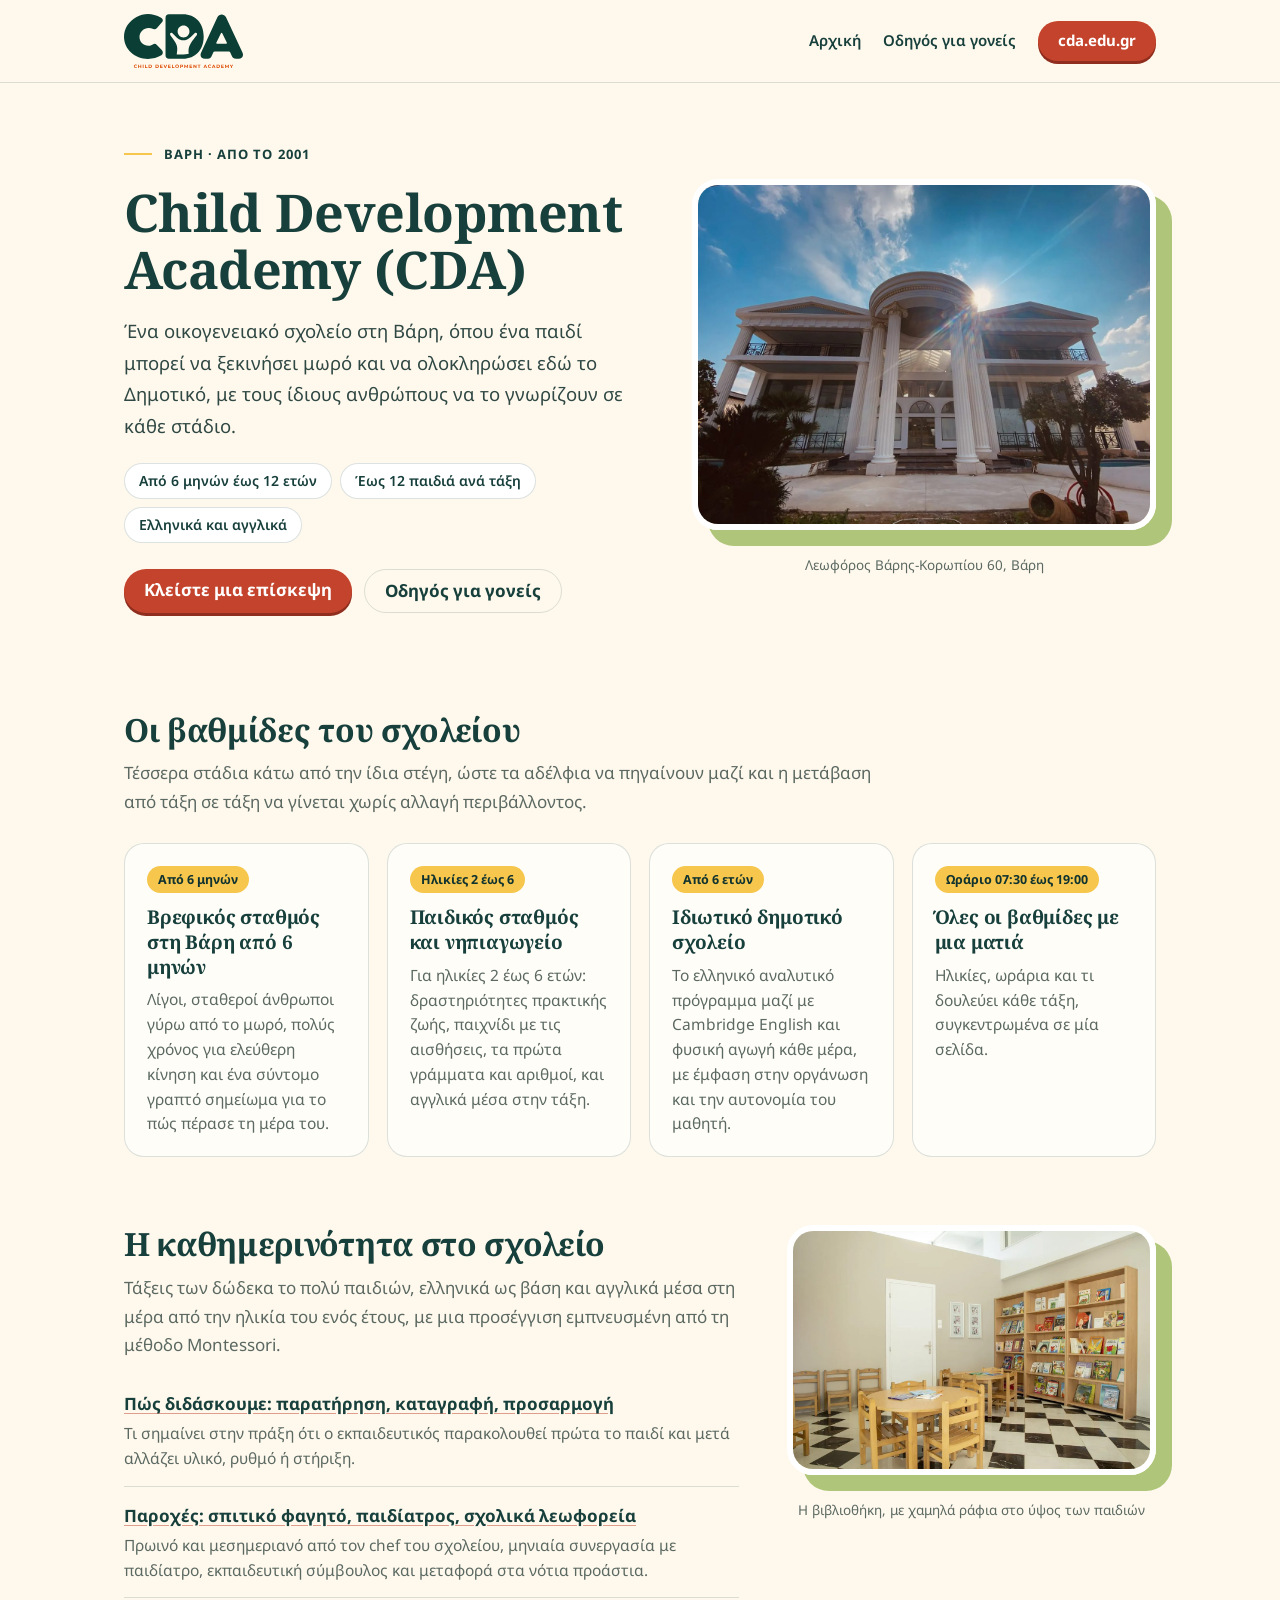
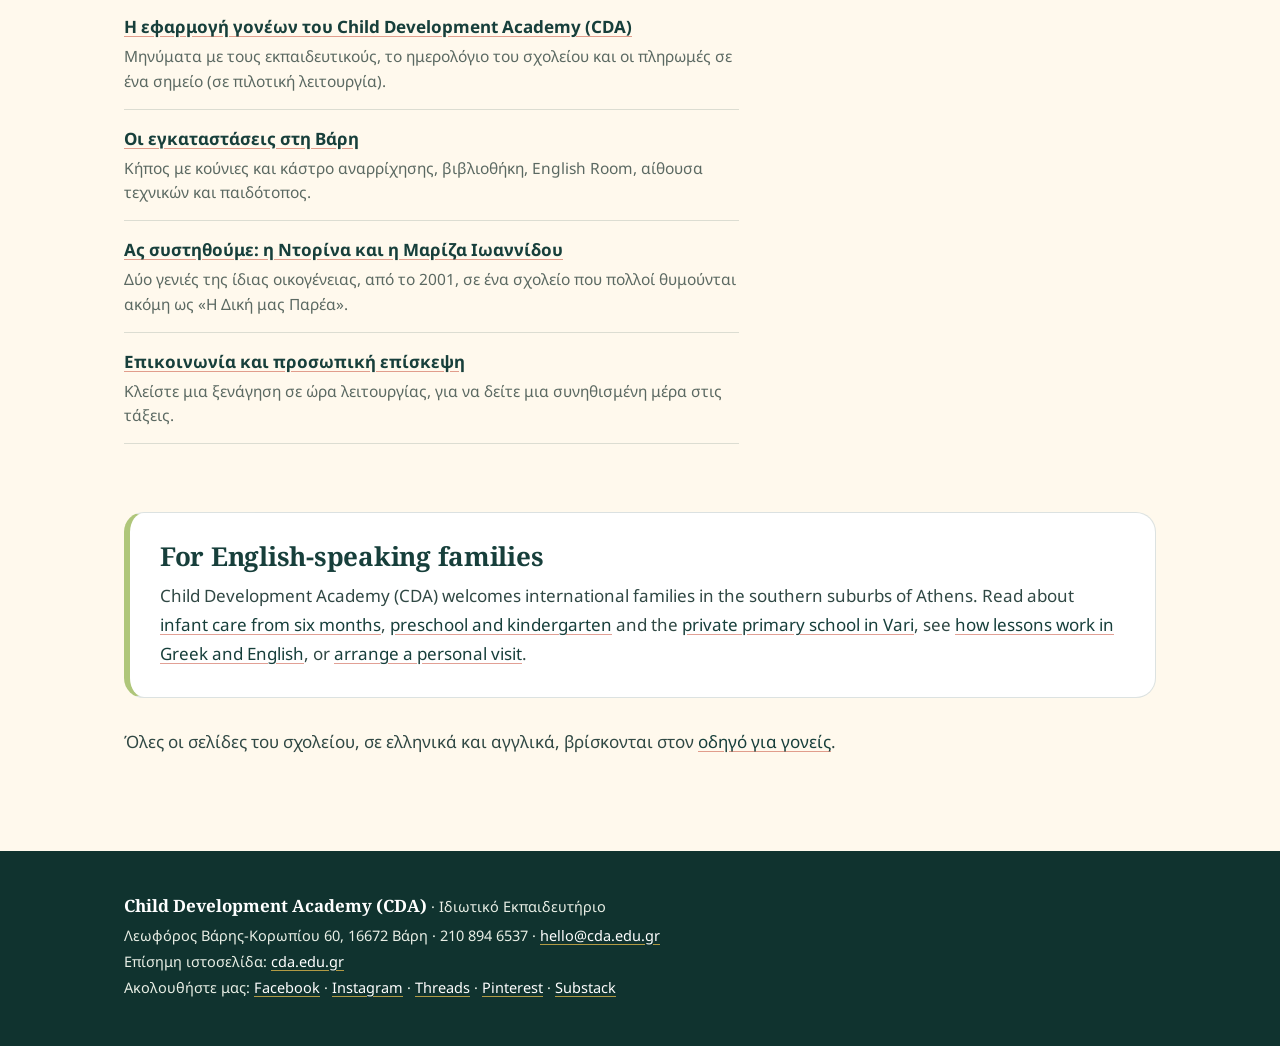
<file: index.html>
<!doctype html>
<html lang="el">
<head>
<meta charset="utf-8">
<meta name="viewport" content="width=device-width, initial-scale=1">
<title>Child Development Academy (CDA) | Ιδιωτικό σχολείο στη Βάρη από το 2001</title>
<meta name="description" content="Child Development Academy (CDA): ιδιωτικό σχολείο στη Βάρη για παιδιά από 6 μηνών έως 12 ετών, με βρεφικό και παιδικό σταθμό, νηπιαγωγείο και δημοτικό.">
<link rel="canonical" href="https://cda-school.github.io/">
<meta name="theme-color" content="#fff9ed">
<meta property="og:site_name" content="Child Development Academy (CDA)">
<meta property="og:title" content="Child Development Academy (CDA), Βάρη">
<meta property="og:description" content="Ένα οικογενειακό σχολείο στη Βάρη, από τον βρεφικό σταθμό έως το τέλος του Δημοτικού.">
<meta property="og:url" content="https://cda-school.github.io/">
<meta property="og:type" content="website">
<meta property="og:locale" content="el_GR">
<meta property="og:image" content="https://cda-school.github.io/cda-og.jpg">
<meta property="og:image:width" content="1200">
<meta property="og:image:height" content="630">
<meta property="og:image:alt" content="Child Development Academy (CDA), Βάρη">
<meta name="twitter:card" content="summary_large_image">
<link rel="preconnect" href="https://fonts.googleapis.com">
<link rel="preconnect" href="https://fonts.gstatic.com" crossorigin>
<link rel="stylesheet" href="https://fonts.googleapis.com/css2?family=Noto+Sans:wght@400;600;700&family=Noto+Serif:wght@700&display=swap">
<link rel="stylesheet" href="/style.css">
<script type="application/ld+json">
{"@context":"https://schema.org","@type":"WebPage","name":"Child Development Academy (CDA) | Ιδιωτικό σχολείο στη Βάρη","url":"https://cda-school.github.io/","inLanguage":"el","primaryImageOfPage":"https://cda-school.github.io/cda-building-vari.jpg","about":{"@type":"School","@id":"https://cda.edu.gr/#school","name":"Child Development Academy (CDA)","alternateName":"Η Δική μας Παρέα","url":"https://cda.edu.gr/","logo":"https://cda-school.github.io/cda-logo.svg","image":"https://cda-school.github.io/cda-building-vari.jpg","telephone":"+30 210 894 6537","email":"hello@cda.edu.gr","foundingDate":"2001","address":{"@type":"PostalAddress","streetAddress":"Λεωφόρος Βάρης-Κορωπίου 60","postalCode":"16672","addressLocality":"Βάρη","addressRegion":"Αττική","addressCountry":"GR"},"sameAs":["https://www.facebook.com/cda.greece","https://www.instagram.com/cda.school/","https://www.threads.com/@cda.school","https://www.pinterest.com/cda_school/","https://cdaschool.substack.com/"]}}
</script>
</head>
<body>
<div class="topbar">
  <div class="wrap">
    <a class="brand" href="/"><img src="/cda-logo.svg" alt="Child Development Academy (CDA)" width="119" height="54"></a>
    <nav><a href="/">Αρχική</a><a href="/odigoi/">Οδηγός για γονείς</a><a class="btn" href="https://cda.edu.gr/">cda.edu.gr</a></nav>
  </div>
</div>
<header class="hero">
  <div class="wrap">
    <div>
      <p class="kicker">Βάρη · Από το 2001</p>
      <h1>Child Development Academy (CDA)</h1>
      <p class="intro">Ένα οικογενειακό σχολείο στη Βάρη, όπου ένα παιδί μπορεί να ξεκινήσει μωρό και να ολοκληρώσει εδώ το Δημοτικό, με τους ίδιους ανθρώπους να το γνωρίζουν σε κάθε στάδιο.</p>
      <ul class="facts"><li>Από 6 μηνών έως 12 ετών</li><li>Έως 12 παιδιά ανά τάξη</li><li>Ελληνικά και αγγλικά</li></ul>
      <div class="actions"><a class="btn" href="https://cda.edu.gr/epikoinonia/">Κλείστε μια επίσκεψη</a><a class="btn ghost" href="/odigoi/">Οδηγός για γονείς</a></div>
    </div>
    <figure class="photo"><img src="/cda-building-vari.jpg" alt="Το κτίριο του Child Development Academy (CDA) στη Βάρη" width="1200" height="900"><figcaption>Λεωφόρος Βάρης-Κορωπίου 60, Βάρη</figcaption></figure>
  </div>
</header>
<main>
  <section>
    <div class="wrap">
      <h2>Οι βαθμίδες του σχολείου</h2>
      <p class="lead">Τέσσερα στάδια κάτω από την ίδια στέγη, ώστε τα αδέλφια να πηγαίνουν μαζί και η μετάβαση από τάξη σε τάξη να γίνεται χωρίς αλλαγή περιβάλλοντος.</p>
      <div class="grid">
        <div class="card"><span class="tag">Από 6 μηνών</span><h3><a href="https://cda.edu.gr/vrefikos-stathmos/">Βρεφικός σταθμός στη Βάρη από 6 μηνών</a></h3><p>Λίγοι, σταθεροί άνθρωποι γύρω από το μωρό, πολύς χρόνος για ελεύθερη κίνηση και ένα σύντομο γραπτό σημείωμα για το πώς πέρασε τη μέρα του.</p></div>
        <div class="card"><span class="tag">Ηλικίες 2 έως 6</span><h3><a href="https://cda.edu.gr/paidikos-stathmos-nipiagogeio/">Παιδικός σταθμός και νηπιαγωγείο</a></h3><p>Για ηλικίες 2 έως 6 ετών: δραστηριότητες πρακτικής ζωής, παιχνίδι με τις αισθήσεις, τα πρώτα γράμματα και αριθμοί, και αγγλικά μέσα στην τάξη.</p></div>
        <div class="card"><span class="tag">Από 6 ετών</span><h3><a href="https://cda.edu.gr/dimotiko/">Ιδιωτικό δημοτικό σχολείο</a></h3><p>Το ελληνικό αναλυτικό πρόγραμμα μαζί με Cambridge English και φυσική αγωγή κάθε μέρα, με έμφαση στην οργάνωση και την αυτονομία του μαθητή.</p></div>
        <div class="card"><span class="tag">Ωράριο 07:30 έως 19:00</span><h3><a href="https://cda.edu.gr/vathmides/">Όλες οι βαθμίδες με μια ματιά</a></h3><p>Ηλικίες, ωράρια και τι δουλεύει κάθε τάξη, συγκεντρωμένα σε μία σελίδα.</p></div>
      </div>
    </div>
  </section>

  <section>
    <div class="wrap split">
      <div>
        <h2>Η καθημερινότητα στο σχολείο</h2>
        <p class="lead">Τάξεις των δώδεκα το πολύ παιδιών, ελληνικά ως βάση και αγγλικά μέσα στη μέρα από την ηλικία του ενός έτους, με μια προσέγγιση εμπνευσμένη από τη μέθοδο Montessori.</p>
        <ul class="links">
          <li><a href="https://cda.edu.gr/mathisi/">Πώς διδάσκουμε: παρατήρηση, καταγραφή, προσαρμογή</a><span>Τι σημαίνει στην πράξη ότι ο εκπαιδευτικός παρακολουθεί πρώτα το παιδί και μετά αλλάζει υλικό, ρυθμό ή στήριξη.</span></li>
          <li><a href="https://cda.edu.gr/paroches/">Παροχές: σπιτικό φαγητό, παιδίατρος, σχολικά λεωφορεία</a><span>Πρωινό και μεσημεριανό από τον chef του σχολείου, μηνιαία συνεργασία με παιδίατρο, εκπαιδευτική σύμβουλος και μεταφορά στα νότια προάστια.</span></li>
          <li><a href="https://cda.edu.gr/efarmogi/">Η εφαρμογή γονέων του Child Development Academy (CDA)</a><span>Μηνύματα με τους εκπαιδευτικούς, το ημερολόγιο του σχολείου και οι πληρωμές σε ένα σημείο (σε πιλοτική λειτουργία).</span></li>
          <li><a href="https://cda.edu.gr/egkatastaseis/">Οι εγκαταστάσεις στη Βάρη</a><span>Κήπος με κούνιες και κάστρο αναρρίχησης, βιβλιοθήκη, English Room, αίθουσα τεχνικών και παιδότοπος.</span></li>
          <li><a href="https://cda.edu.gr/to-sxoleio/">Ας συστηθούμε: η Ντορίνα και η Μαρίζα Ιωαννίδου</a><span>Δύο γενιές της ίδιας οικογένειας, από το 2001, σε ένα σχολείο που πολλοί θυμούνται ακόμη ως «Η Δική μας Παρέα».</span></li>
          <li><a href="https://cda.edu.gr/epikoinonia/">Επικοινωνία και προσωπική επίσκεψη</a><span>Κλείστε μια ξενάγηση σε ώρα λειτουργίας, για να δείτε μια συνηθισμένη μέρα στις τάξεις.</span></li>
        </ul>
      </div>
      <figure class="photo"><img src="/cda-library.jpg" alt="Η βιβλιοθήκη του Child Development Academy (CDA) με χαμηλά ράφια και τραπέζια ανάγνωσης" width="1200" height="800" loading="lazy"><figcaption>Η βιβλιοθήκη, με χαμηλά ράφια στο ύψος των παιδιών</figcaption></figure>
    </div>
  </section>

  <section>
    <div class="wrap">
      <div class="en" lang="en">
        <h2>For English-speaking families</h2>
        <p>Child Development Academy (CDA) welcomes international families in the southern suburbs of Athens. Read about <a href="https://cda.edu.gr/en/infant-care/">infant care from six months</a>, <a href="https://cda.edu.gr/en/preschool-and-kindergarten/">preschool and kindergarten</a> and the <a href="https://cda.edu.gr/en/primary-school/">private primary school in Vari</a>, see <a href="https://cda.edu.gr/en/how-we-teach/">how lessons work in Greek and English</a>, or <a href="https://cda.edu.gr/en/contact/">arrange a personal visit</a>.</p>
      </div>
      <p class="note">Όλες οι σελίδες του σχολείου, σε ελληνικά και αγγλικά, βρίσκονται στον <a href="/odigoi/">οδηγό για γονείς</a>.</p>
    </div>
  </section>
</main>
<footer>
  <div class="wrap">
    <strong>Child Development Academy (CDA)</strong> · Ιδιωτικό Εκπαιδευτήριο<br>
    Λεωφόρος Βάρης-Κορωπίου 60, 16672 Βάρη · 210 894 6537 · <a href="mailto:hello@cda.edu.gr">hello@cda.edu.gr</a><br>
    Επίσημη ιστοσελίδα: <a href="https://cda.edu.gr/">cda.edu.gr</a><br>
    Ακολουθήστε μας: <a rel="me" href="https://www.facebook.com/cda.greece">Facebook</a> · <a rel="me" href="https://www.instagram.com/cda.school/">Instagram</a> · <a rel="me" href="https://www.threads.com/@cda.school">Threads</a> · <a rel="me" href="https://www.pinterest.com/cda_school/">Pinterest</a> · <a rel="me" href="https://cdaschool.substack.com/">Substack</a>
  </div>
</footer>
</body>
</html>
</file>
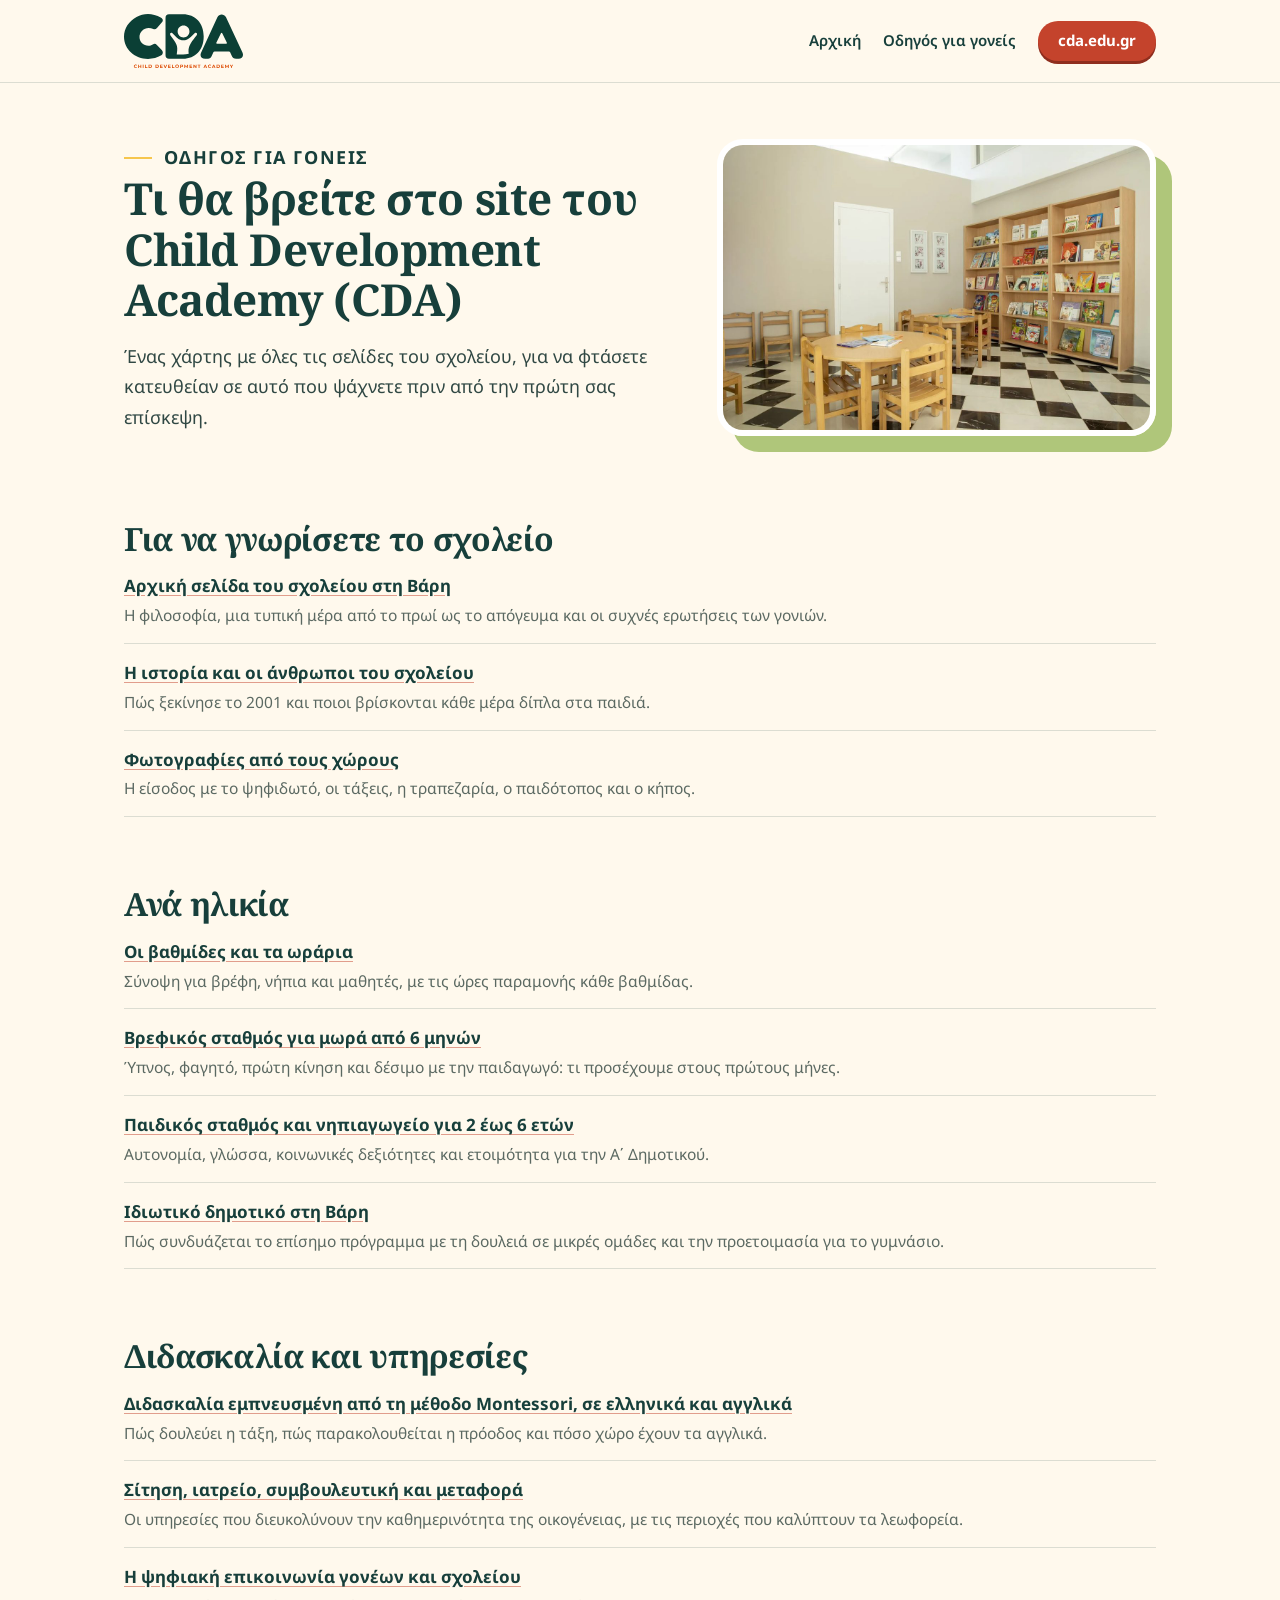
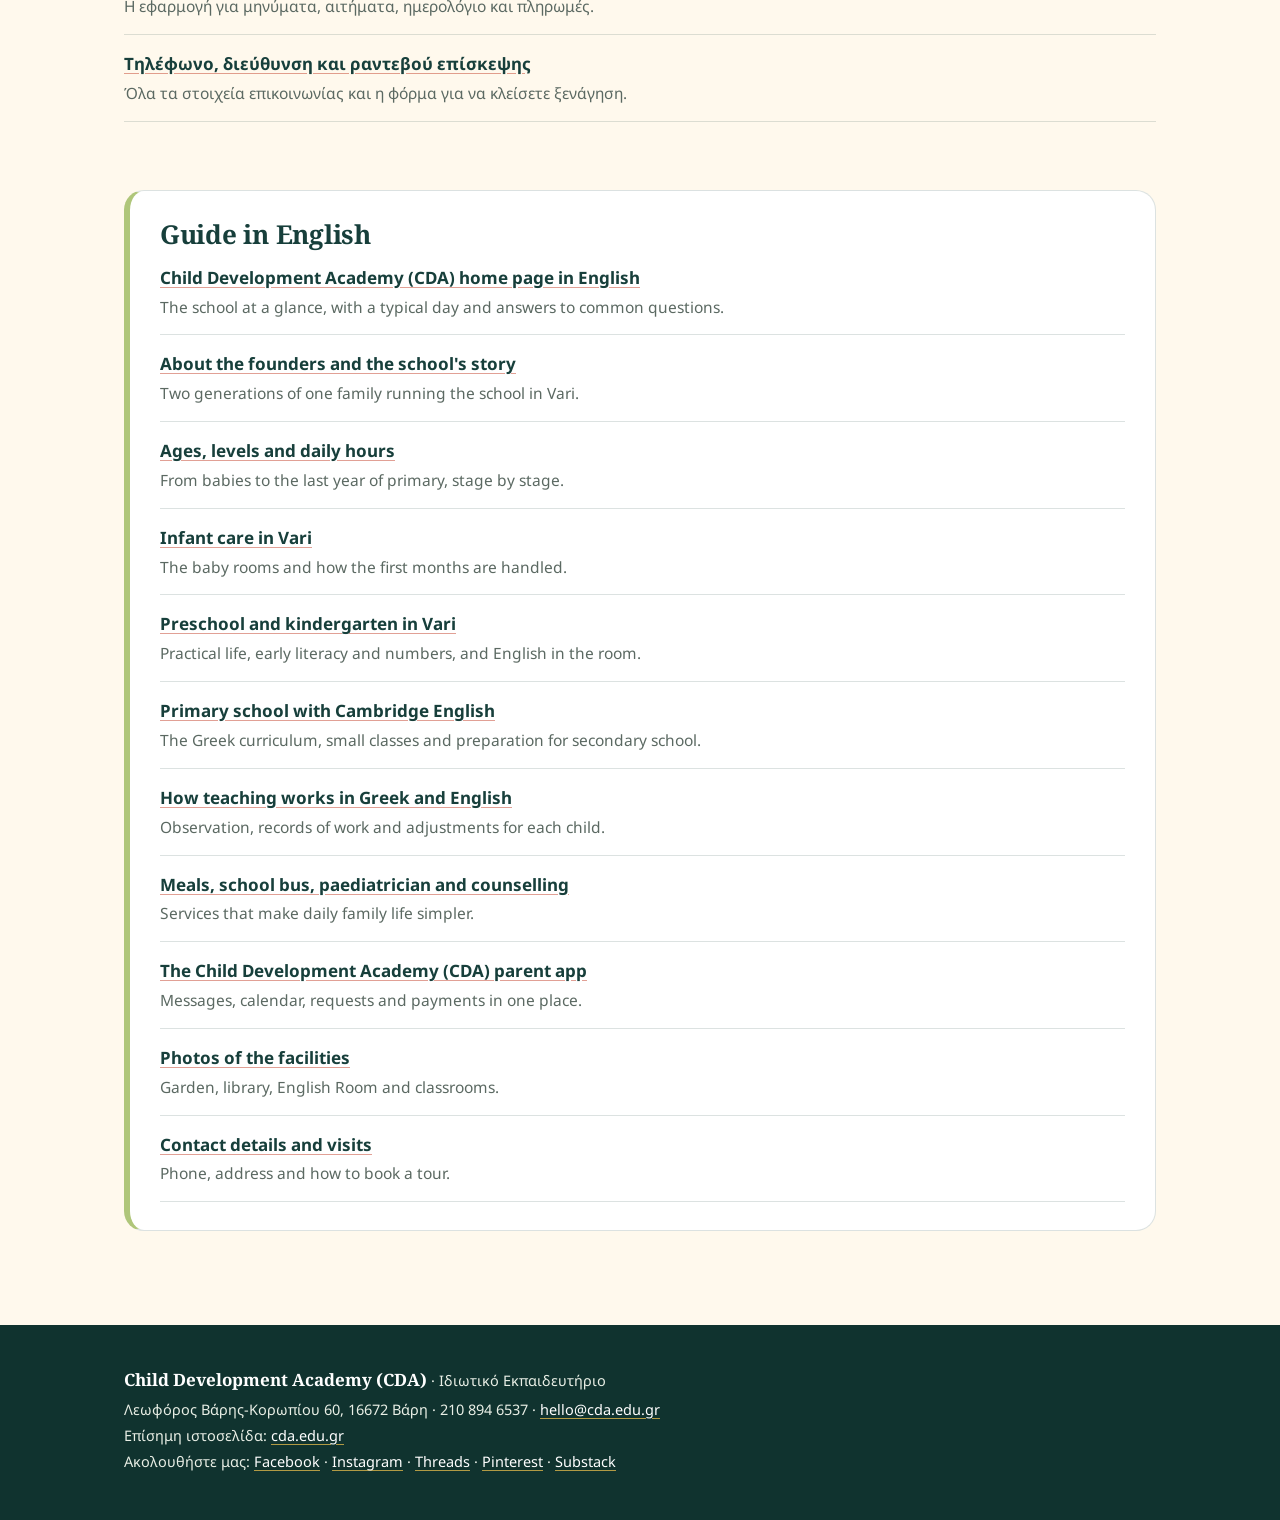
<file: odigoi/index.html>
<!doctype html>
<html lang="el">
<head>
<meta charset="utf-8">
<meta name="viewport" content="width=device-width, initial-scale=1">
<title>Οδηγός για γονείς | Child Development Academy (CDA), Βάρη</title>
<meta name="description" content="Όλες οι σελίδες του Child Development Academy (CDA) σε ελληνικά και αγγλικά: βαθμίδες, τρόπος διδασκαλίας, παροχές, εγκαταστάσεις και επικοινωνία.">
<link rel="canonical" href="https://cda-school.github.io/odigoi/">
<meta name="theme-color" content="#fff9ed">
<meta property="og:site_name" content="Child Development Academy (CDA)">
<meta property="og:title" content="Οδηγός για γονείς | Child Development Academy (CDA)">
<meta property="og:description" content="Όλες οι σελίδες του σχολείου στη Βάρη, σε ελληνικά και αγγλικά, οργανωμένες ανά ηλικία και θέμα.">
<meta property="og:url" content="https://cda-school.github.io/odigoi/">
<meta property="og:type" content="website">
<meta property="og:locale" content="el_GR">
<meta property="og:image" content="https://cda-school.github.io/cda-og.jpg">
<meta property="og:image:width" content="1200">
<meta property="og:image:height" content="630">
<meta property="og:image:alt" content="Child Development Academy (CDA), Βάρη">
<meta name="twitter:card" content="summary_large_image">
<link rel="preconnect" href="https://fonts.googleapis.com">
<link rel="preconnect" href="https://fonts.gstatic.com" crossorigin>
<link rel="stylesheet" href="https://fonts.googleapis.com/css2?family=Noto+Sans:wght@400;600;700&family=Noto+Serif:wght@700&display=swap">
<link rel="stylesheet" href="/style.css">
</head>
<body>
<div class="topbar">
  <div class="wrap">
    <a class="brand" href="/"><img src="/cda-logo.svg" alt="Child Development Academy (CDA)" width="119" height="54"></a>
    <nav><a href="/">Αρχική</a><a href="/odigoi/">Οδηγός για γονείς</a><a class="btn" href="https://cda.edu.gr/">cda.edu.gr</a></nav>
  </div>
</div>
<header class="page-head">
  <div class="wrap">
    <div>
      <p class="kicker">Οδηγός για γονείς</p>
      <h1>Τι θα βρείτε στο site του Child Development Academy (CDA)</h1>
      <p>Ένας χάρτης με όλες τις σελίδες του σχολείου, για να φτάσετε κατευθείαν σε αυτό που ψάχνετε πριν από την πρώτη σας επίσκεψη.</p>
    </div>
    <figure class="photo"><img src="/cda-library.jpg" alt="Η βιβλιοθήκη του Child Development Academy (CDA) με χαμηλά ράφια και τραπέζια ανάγνωσης" width="1200" height="800"></figure>
  </div>
</header>
<main>
  <section>
    <div class="wrap">
      <h2>Για να γνωρίσετε το σχολείο</h2>
      <ul class="links">
        <li><a href="https://cda.edu.gr/">Αρχική σελίδα του σχολείου στη Βάρη</a><span>Η φιλοσοφία, μια τυπική μέρα από το πρωί ως το απόγευμα και οι συχνές ερωτήσεις των γονιών.</span></li>
        <li><a href="https://cda.edu.gr/to-sxoleio/">Η ιστορία και οι άνθρωποι του σχολείου</a><span>Πώς ξεκίνησε το 2001 και ποιοι βρίσκονται κάθε μέρα δίπλα στα παιδιά.</span></li>
        <li><a href="https://cda.edu.gr/egkatastaseis/">Φωτογραφίες από τους χώρους</a><span>Η είσοδος με το ψηφιδωτό, οι τάξεις, η τραπεζαρία, ο παιδότοπος και ο κήπος.</span></li>
      </ul>
    </div>
  </section>
  <section>
    <div class="wrap">
      <h2>Ανά ηλικία</h2>
      <ul class="links">
        <li><a href="https://cda.edu.gr/vathmides/">Οι βαθμίδες και τα ωράρια</a><span>Σύνοψη για βρέφη, νήπια και μαθητές, με τις ώρες παραμονής κάθε βαθμίδας.</span></li>
        <li><a href="https://cda.edu.gr/vrefikos-stathmos/">Βρεφικός σταθμός για μωρά από 6 μηνών</a><span>Ύπνος, φαγητό, πρώτη κίνηση και δέσιμο με την παιδαγωγό: τι προσέχουμε στους πρώτους μήνες.</span></li>
        <li><a href="https://cda.edu.gr/paidikos-stathmos-nipiagogeio/">Παιδικός σταθμός και νηπιαγωγείο για 2 έως 6 ετών</a><span>Αυτονομία, γλώσσα, κοινωνικές δεξιότητες και ετοιμότητα για την Α΄ Δημοτικού.</span></li>
        <li><a href="https://cda.edu.gr/dimotiko/">Ιδιωτικό δημοτικό στη Βάρη</a><span>Πώς συνδυάζεται το επίσημο πρόγραμμα με τη δουλειά σε μικρές ομάδες και την προετοιμασία για το γυμνάσιο.</span></li>
      </ul>
    </div>
  </section>
  <section>
    <div class="wrap">
      <h2>Διδασκαλία και υπηρεσίες</h2>
      <ul class="links">
        <li><a href="https://cda.edu.gr/mathisi/">Διδασκαλία εμπνευσμένη από τη μέθοδο Montessori, σε ελληνικά και αγγλικά</a><span>Πώς δουλεύει η τάξη, πώς παρακολουθείται η πρόοδος και πόσο χώρο έχουν τα αγγλικά.</span></li>
        <li><a href="https://cda.edu.gr/paroches/">Σίτηση, ιατρείο, συμβουλευτική και μεταφορά</a><span>Οι υπηρεσίες που διευκολύνουν την καθημερινότητα της οικογένειας, με τις περιοχές που καλύπτουν τα λεωφορεία.</span></li>
        <li><a href="https://cda.edu.gr/efarmogi/">Η ψηφιακή επικοινωνία γονέων και σχολείου</a><span>Η εφαρμογή για μηνύματα, αιτήματα, ημερολόγιο και πληρωμές.</span></li>
        <li><a href="https://cda.edu.gr/epikoinonia/">Τηλέφωνο, διεύθυνση και ραντεβού επίσκεψης</a><span>Όλα τα στοιχεία επικοινωνίας και η φόρμα για να κλείσετε ξενάγηση.</span></li>
      </ul>
    </div>
  </section>
  <section>
    <div class="wrap">
      <div class="en" lang="en">
        <h2>Guide in English</h2>
        <ul class="links">
          <li><a href="https://cda.edu.gr/en/">Child Development Academy (CDA) home page in English</a><span>The school at a glance, with a typical day and answers to common questions.</span></li>
          <li><a href="https://cda.edu.gr/en/about/">About the founders and the school's story</a><span>Two generations of one family running the school in Vari.</span></li>
          <li><a href="https://cda.edu.gr/en/ages-and-levels/">Ages, levels and daily hours</a><span>From babies to the last year of primary, stage by stage.</span></li>
          <li><a href="https://cda.edu.gr/en/infant-care/">Infant care in Vari</a><span>The baby rooms and how the first months are handled.</span></li>
          <li><a href="https://cda.edu.gr/en/preschool-and-kindergarten/">Preschool and kindergarten in Vari</a><span>Practical life, early literacy and numbers, and English in the room.</span></li>
          <li><a href="https://cda.edu.gr/en/primary-school/">Primary school with Cambridge English</a><span>The Greek curriculum, small classes and preparation for secondary school.</span></li>
          <li><a href="https://cda.edu.gr/en/how-we-teach/">How teaching works in Greek and English</a><span>Observation, records of work and adjustments for each child.</span></li>
          <li><a href="https://cda.edu.gr/en/services/">Meals, school bus, paediatrician and counselling</a><span>Services that make daily family life simpler.</span></li>
          <li><a href="https://cda.edu.gr/en/parent-app/">The Child Development Academy (CDA) parent app</a><span>Messages, calendar, requests and payments in one place.</span></li>
          <li><a href="https://cda.edu.gr/en/facilities/">Photos of the facilities</a><span>Garden, library, English Room and classrooms.</span></li>
          <li><a href="https://cda.edu.gr/en/contact/">Contact details and visits</a><span>Phone, address and how to book a tour.</span></li>
        </ul>
      </div>
    </div>
  </section>
</main>
<footer>
  <div class="wrap">
    <strong>Child Development Academy (CDA)</strong> · Ιδιωτικό Εκπαιδευτήριο<br>
    Λεωφόρος Βάρης-Κορωπίου 60, 16672 Βάρη · 210 894 6537 · <a href="mailto:hello@cda.edu.gr">hello@cda.edu.gr</a><br>
    Επίσημη ιστοσελίδα: <a href="https://cda.edu.gr/">cda.edu.gr</a><br>
    Ακολουθήστε μας: <a rel="me" href="https://www.facebook.com/cda.greece">Facebook</a> · <a rel="me" href="https://www.instagram.com/cda.school/">Instagram</a> · <a rel="me" href="https://www.threads.com/@cda.school">Threads</a> · <a rel="me" href="https://www.pinterest.com/cda_school/">Pinterest</a> · <a rel="me" href="https://cdaschool.substack.com/">Substack</a>
  </div>
</footer>
</body>
</html>
</file>
<file: style.css>
:root{--ink:#173f3b;--deep:#10332f;--text:#304844;--muted:#5b6962;--paper:#fff9ed;--card:#fffdf8;--gold:#f6c64d;--gold-text:#845719;--terra:#c4432c;--sage:#afc67a;--rule:rgba(23,63,59,.15)}
*{box-sizing:border-box}
html{-webkit-text-size-adjust:100%}
body{margin:0;background:var(--paper);color:var(--text);font:17px/1.7 "Noto Sans",system-ui,-apple-system,"Segoe UI",Arial,sans-serif}
h1,h2,h3{font-family:"Noto Serif",Georgia,serif;color:var(--ink);font-weight:700;letter-spacing:-.01em}
a{color:var(--ink);text-decoration-color:rgba(196,67,44,.5);text-underline-offset:3px}
a:hover{color:var(--terra)}
img{max-width:100%;height:auto;display:block}
.wrap{max-width:1080px;margin:0 auto;padding:0 24px}
.topbar{border-bottom:1px solid var(--rule)}
.topbar .wrap{display:flex;align-items:center;justify-content:space-between;gap:14px 24px;padding-top:14px;padding-bottom:14px;flex-wrap:wrap}
.brand{display:block;line-height:0}
.brand img{height:54px;width:auto}
.topbar nav{display:flex;align-items:center;gap:8px 22px;flex-wrap:wrap;font-size:15px;font-weight:600}
.topbar nav a{text-decoration:none}
.btn{display:inline-block;background:var(--terra);color:#fff !important;text-decoration:none;font-weight:700;padding:10px 20px;border-radius:999px;box-shadow:0 3px 0 #8f2e1e;line-height:1.3}
.btn:hover{background:#a93824}
.btn.ghost{background:transparent;color:var(--ink) !important;border:1.5px solid var(--rule);box-shadow:none}
.btn.ghost:hover{border-color:var(--ink)}
.hero{padding:60px 0 44px}
.hero .wrap{display:grid;grid-template-columns:1.05fr .95fr;gap:56px;align-items:center}
.kicker{display:flex;align-items:center;gap:12px;font-size:13px;font-weight:700;letter-spacing:.08em;text-transform:uppercase;color:var(--ink);margin:0 0 18px}
.kicker:before{content:"";width:28px;height:2px;background:var(--gold);flex:none}
.hero h1{font-size:clamp(34px,4.6vw,52px);line-height:1.1;margin:0 0 18px}
.hero p.intro{margin:0 0 22px;font-size:18.5px}
.facts{list-style:none;padding:0;margin:0 0 26px;display:flex;flex-wrap:wrap;gap:8px}
.facts li{background:#fff;border:1px solid var(--rule);border-radius:999px;padding:5px 14px;font-size:14px;font-weight:600;color:var(--ink)}
.actions{display:flex;flex-wrap:wrap;gap:12px}
.photo{margin:0}
.photo img{width:100%;border-radius:26px;border:6px solid #fff;box-shadow:16px 16px 0 var(--sage)}
.photo figcaption{font-size:13.5px;color:var(--muted);margin-top:24px;text-align:center}
main{padding:20px 0 30px}
section{padding:34px 0}
h2{font-size:clamp(26px,3vw,32px);line-height:1.2;margin:0 0 10px}
.lead{color:var(--muted);margin:0 0 26px;max-width:760px}
.grid{display:grid;grid-template-columns:repeat(4,1fr);gap:18px}
.card{background:var(--card);border:1px solid var(--rule);border-radius:20px;padding:22px 22px 20px;display:flex;flex-direction:column}
.tag{align-self:flex-start;background:var(--gold);color:var(--deep);font-size:12.5px;font-weight:700;border-radius:999px;padding:3px 11px;margin-bottom:12px}
.card h3{margin:0 0 8px;font-size:19px;line-height:1.3}
.card h3 a{text-decoration:none}
.card h3 a:hover{text-decoration:underline}
.card p{margin:0;color:var(--muted);font-size:15.5px;line-height:1.6}
.split{display:grid;grid-template-columns:1.25fr .75fr;gap:48px;align-items:start}
ul.links{list-style:none;padding:0;margin:0}
ul.links li{padding:15px 0;border-bottom:1px solid var(--rule)}
ul.links li:first-child{padding-top:4px}
ul.links li a{font-weight:700}
ul.links li span{display:block;color:var(--muted);font-size:15.5px;line-height:1.6;margin-top:2px}
.split .photo{position:sticky;top:24px}
.en{background:#fff;border:1px solid var(--rule);border-left:6px solid var(--sage);border-radius:20px;padding:28px 30px}
.en h2{font-size:26px}
.en p{margin:0}
.note{margin:30px 0 0}
footer{background:var(--deep);color:#e9efe6;margin-top:30px;padding:40px 0 46px;font-size:14.5px;line-height:1.8}
footer a{color:#fff;text-decoration-color:rgba(246,198,77,.7)}
footer a:hover{color:var(--gold)}
footer strong{color:#fff;font-family:"Noto Serif",Georgia,serif;font-size:17px}
.page-head{padding:56px 0 30px}
.page-head .wrap{display:grid;grid-template-columns:1.1fr .9fr;gap:56px;align-items:center}
.page-head h1{font-size:clamp(30px,4vw,44px);line-height:1.15;margin:0 0 16px}
.page-head p{margin:0;font-size:18px}
.err{padding:90px 0 110px;text-align:center}
.err h1{font-size:clamp(30px,4vw,44px);margin:0 0 14px}
.err p{margin:0 0 26px}
.err .actions{justify-content:center}
@media (max-width:980px){.grid{grid-template-columns:repeat(2,1fr)}}
@media (max-width:860px){.hero .wrap,.page-head .wrap,.split{grid-template-columns:1fr;gap:36px}.split .photo{position:static}.hero{padding-top:40px}.photo img{box-shadow:10px 10px 0 var(--sage)}}
@media (max-width:560px){body{font-size:16.5px}.grid{grid-template-columns:1fr}.wrap{padding:0 18px}.brand img{height:46px}.topbar nav{gap:8px 16px;font-size:14px}.en{padding:22px 20px}}
</file>
